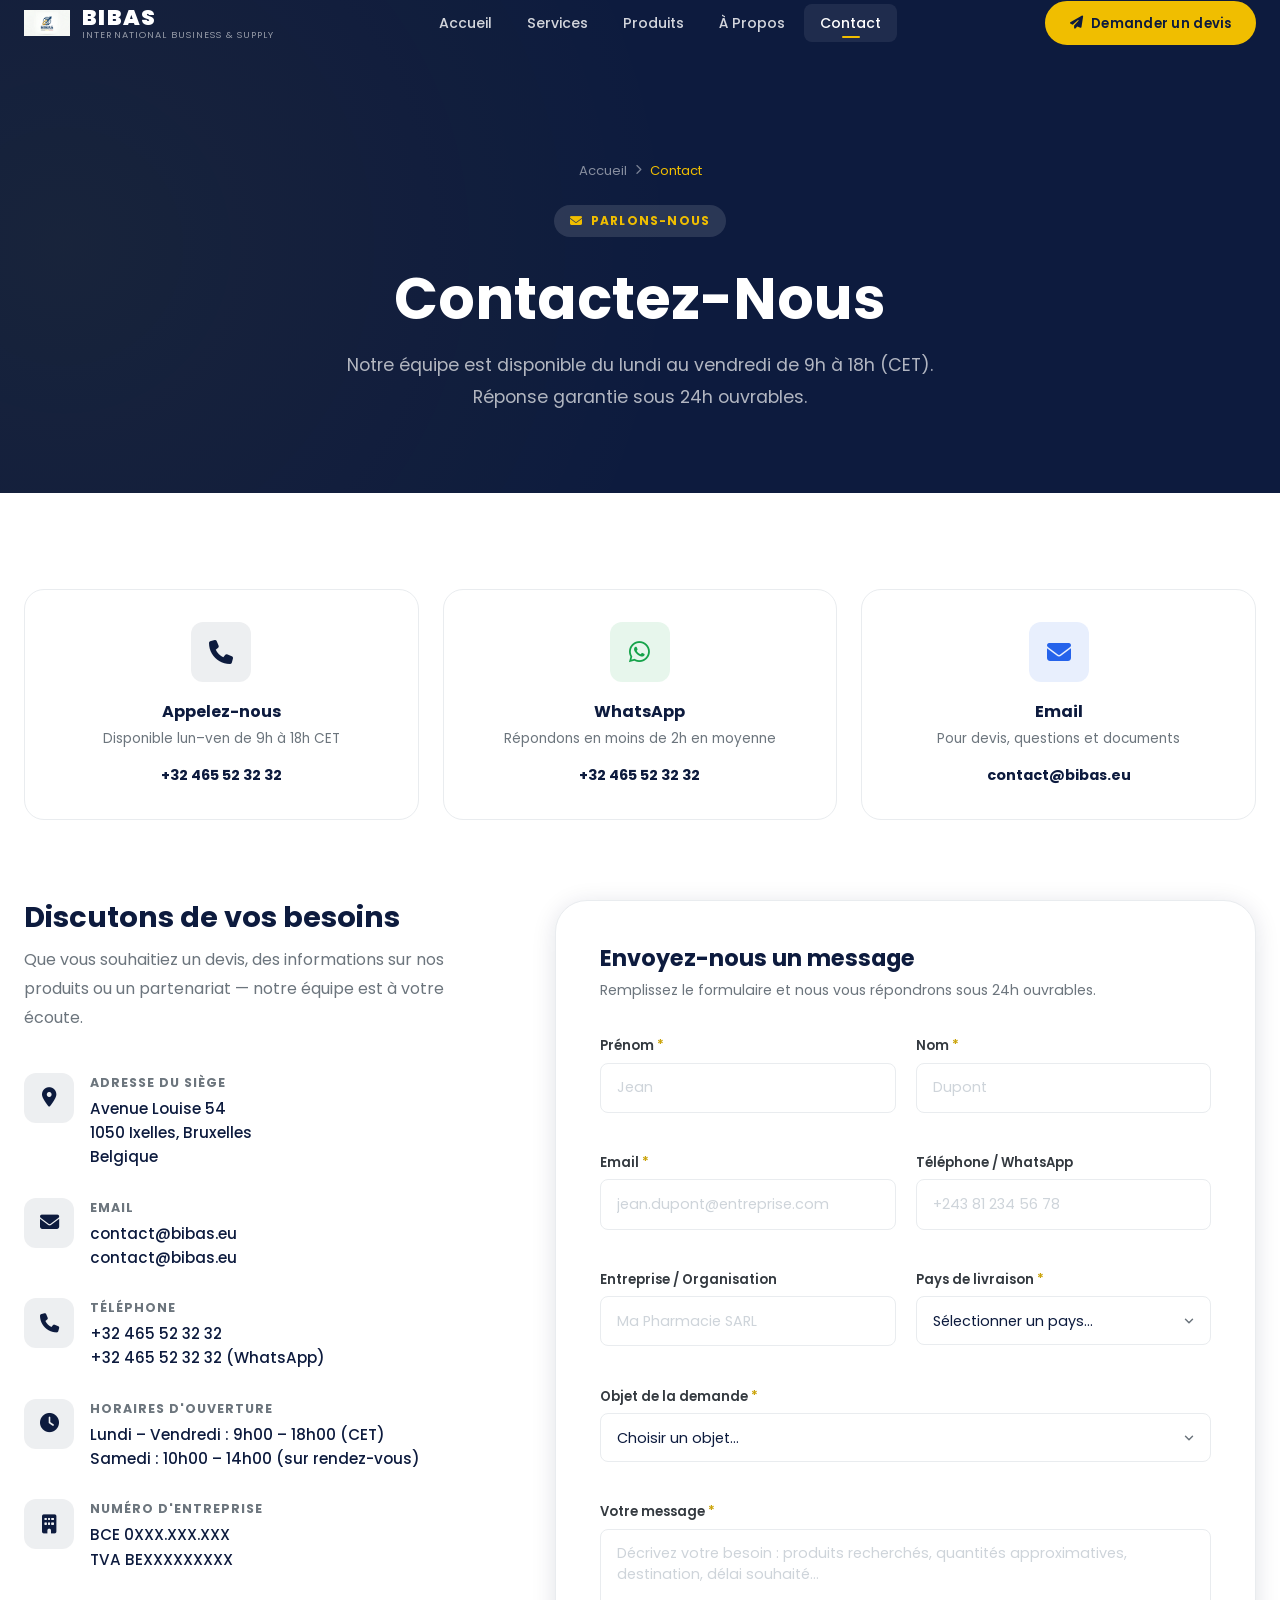
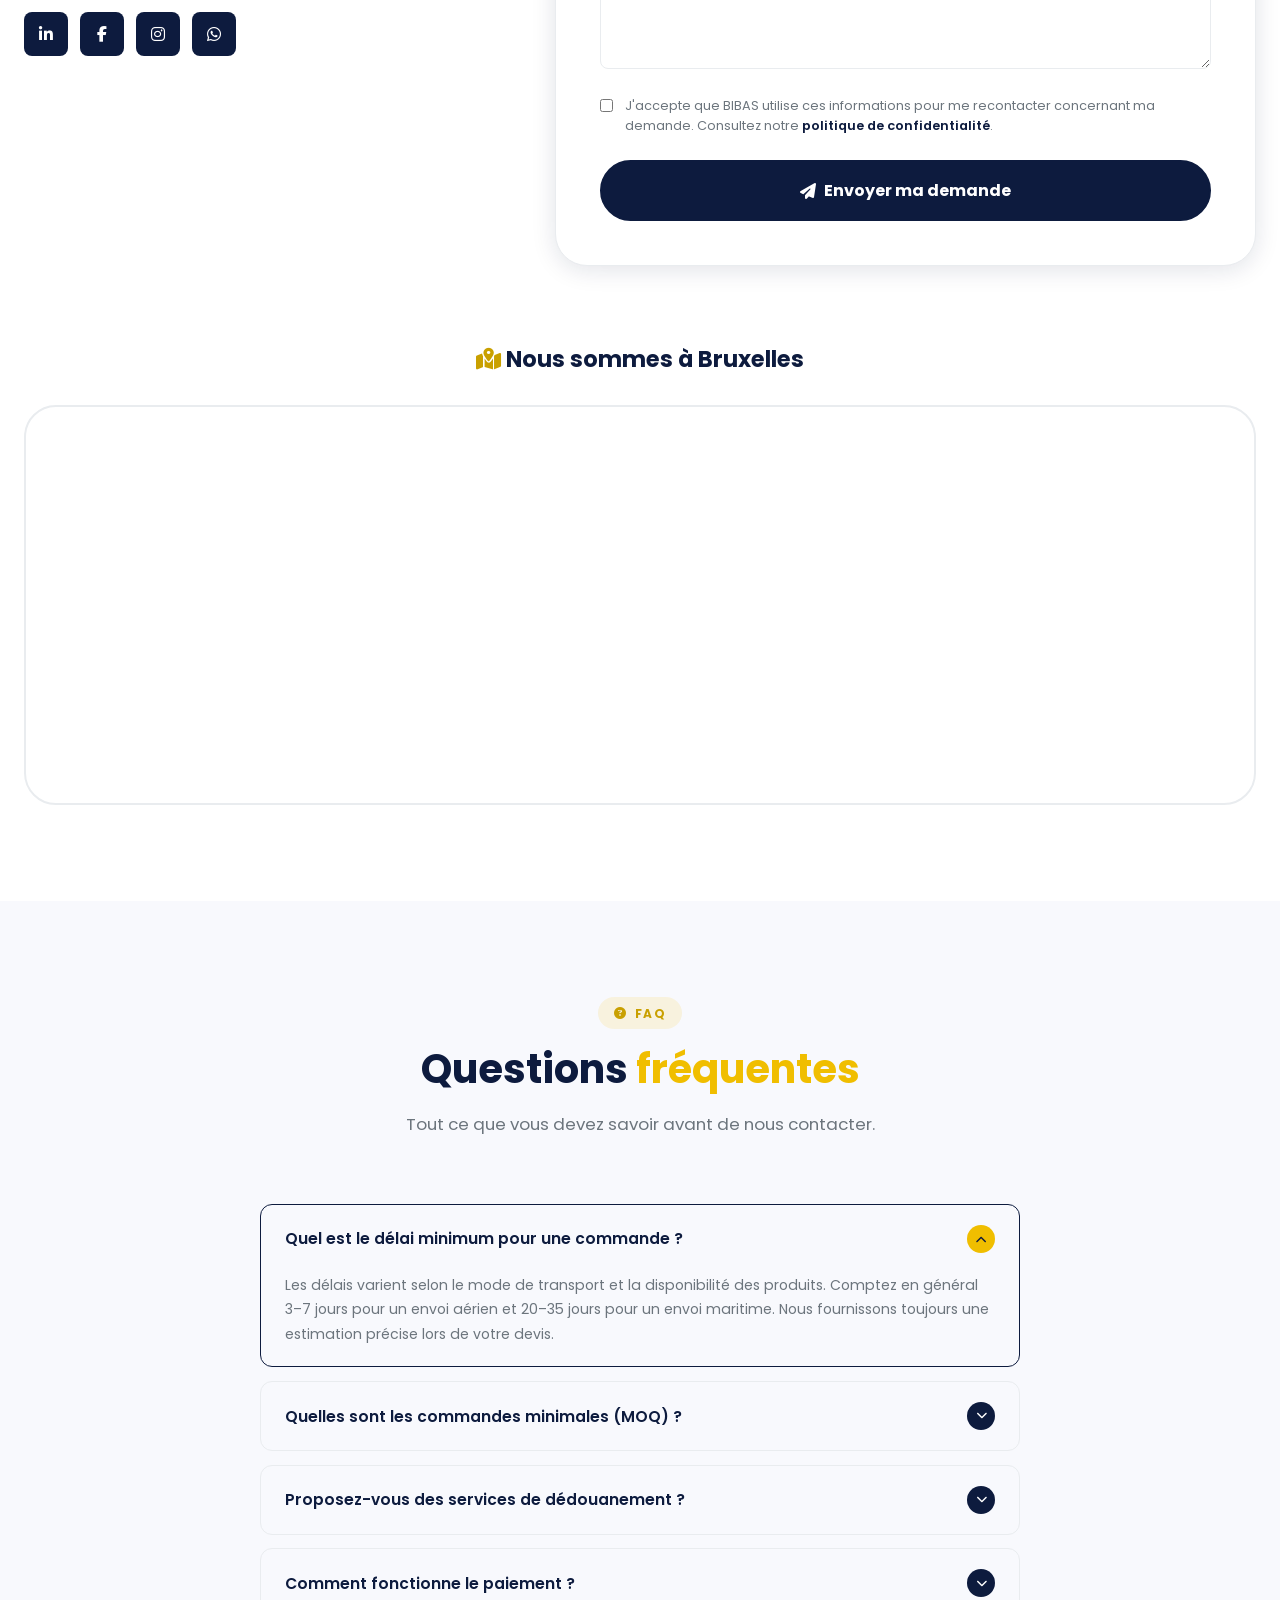
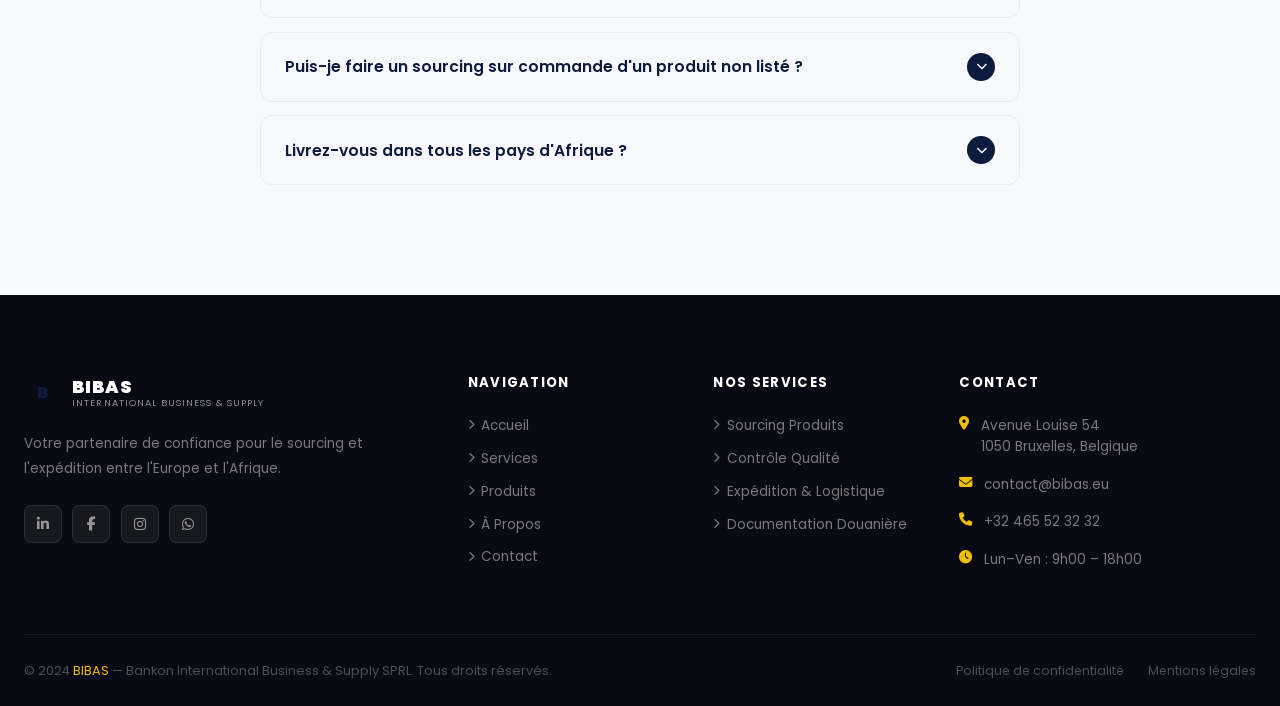
<file: contact.html>
﻿<!DOCTYPE html>
<html lang="fr">
<head>
  <meta charset="UTF-8">
  <meta name="viewport" content="width=device-width, initial-scale=1.0">
  <meta name="description" content="Contactez BIBAS — Demandez un devis, une consultation ou renseignez-vous sur nos services de sourcing Europe-Afrique. Basé à Bruxelles.">
  <title>Contact — BIBAS International Business & Supply</title>
  <link rel="preconnect" href="https://fonts.googleapis.com">
  <link rel="preconnect" href="https://fonts.gstatic.com" crossorigin>
  <link href="https://fonts.googleapis.com/css2?family=Poppins:wght@300;400;500;600;700;800;900&display=swap" rel="stylesheet">
  <link rel="stylesheet" href="https://cdnjs.cloudflare.com/ajax/libs/font-awesome/6.5.0/css/all.min.css">
  <link rel="stylesheet" href="css/style.css">
  <style>
    .contact-section {
      padding: 6rem 0;
    }

    /* Quick links (ways to contact) */
    .quick-links {
      display: grid;
      grid-template-columns: repeat(3, 1fr);
      gap: 1.5rem;
      margin-bottom: 5rem;
    }

    .quick-link-card {
      background: var(--white);
      border: 1.5px solid var(--gray-200);
      border-radius: var(--radius-lg);
      padding: 2rem;
      text-align: center;
      transition: var(--transition);
      text-decoration: none;
      display: block;
    }

    .quick-link-card:hover {
      border-color: var(--navy);
      transform: translateY(-5px);
      box-shadow: var(--shadow-md);
    }

    .ql-icon {
      width: 60px; height: 60px;
      border-radius: var(--radius-md);
      display: flex;
      align-items: center;
      justify-content: center;
      font-size: 1.5rem;
      margin: 0 auto 1.25rem;
    }

    .ql-icon.navy { background: rgba(13,27,62,0.07); color: var(--navy); }
    .ql-icon.green { background: rgba(22,163,74,0.1); color: #16a34a; }
    .ql-icon.blue { background: rgba(37,99,235,0.1); color: #2563eb; }

    .quick-link-card h4 { font-size: 1rem; margin-bottom: 0.35rem; }
    .quick-link-card p { font-size: 0.85rem; color: var(--gray-600); margin-bottom: 0.75rem; }
    .ql-value { font-size: 0.9rem; font-weight: 700; color: var(--navy); }

    /* FAQ */
    .faq-list { max-width: 760px; margin: 0 auto; }

    .faq-item {
      border: 1.5px solid var(--gray-200);
      border-radius: var(--radius-md);
      margin-bottom: 0.85rem;
      overflow: hidden;
      transition: var(--transition);
    }

    .faq-item.open { border-color: var(--navy); }

    .faq-question {
      display: flex;
      align-items: center;
      justify-content: space-between;
      padding: 1.25rem 1.5rem;
      cursor: pointer;
      gap: 1rem;
      background: none;
      border: none;
      width: 100%;
      text-align: left;
      font-family: var(--font);
    }

    .faq-question span {
      font-size: 0.97rem;
      font-weight: 600;
      color: var(--navy);
    }

    .faq-icon {
      width: 28px; height: 28px;
      background: var(--navy);
      color: var(--white);
      border-radius: 50%;
      display: flex;
      align-items: center;
      justify-content: center;
      font-size: 0.7rem;
      flex-shrink: 0;
      transition: var(--transition);
    }

    .faq-item.open .faq-icon { background: var(--yellow); color: var(--navy); transform: rotate(180deg); }

    .faq-answer {
      display: none;
      padding: 0 1.5rem 1.25rem;
      font-size: 0.88rem;
      color: var(--gray-600);
      line-height: 1.75;
    }

    .faq-item.open .faq-answer { display: block; }

    @media (max-width: 768px) {
      .quick-links { grid-template-columns: 1fr; }
    }
  </style>
</head>
<body>

  <!-- HEADER -->
  <header class="header scrolled" id="header">
    <div class="container">
      <div class="header-inner">
        <a href="index.html" class="logo">
          <div class="logo-mark"><img src="photo/logo_bibas_white.jpeg" alt="Logo BIBAS"></div>
          <div class="logo-text">
            <span class="logo-name">BIBAS</span>
            <span class="logo-tagline">International Business & Supply</span>
          </div>
        </a>
        <nav class="nav">
          <a href="index.html" class="nav-link">Accueil</a>
          <a href="services.html" class="nav-link">Services</a>
          <a href="produits.html" class="nav-link">Produits</a>
          <a href="a-propos.html" class="nav-link">À Propos</a>
          <a href="contact.html" class="nav-link active">Contact</a>
        </nav>
        <div class="nav-actions">
          <a href="contact.html" class="btn btn-primary btn-sm"><i class="fa-solid fa-paper-plane"></i> Demander un devis</a>
          <button class="menu-toggle" id="menuToggle"><span></span><span></span><span></span></button>
        </div>
      </div>
    </div>
  </header>

  <div class="mobile-nav" id="mobileNav">
    <a href="index.html" class="nav-link">Accueil</a>
    <a href="services.html" class="nav-link">Services</a>
    <a href="produits.html" class="nav-link">Produits</a>
    <a href="a-propos.html" class="nav-link">À Propos</a>
    <a href="contact.html" class="nav-link active">Contact</a>
    <a href="contact.html" class="btn btn-primary"><i class="fa-solid fa-paper-plane"></i> Demander un devis</a>
  </div>

  <!-- PAGE HERO -->
  <section class="page-hero">
    <div class="page-hero-grad"></div>
    <div class="container">
      <div class="page-hero-content">
        <div class="breadcrumb">
          <a href="index.html">Accueil</a>
          <i class="fa-solid fa-chevron-right" style="font-size:0.65rem"></i>
          <span class="cur">Contact</span>
        </div>
        <div class="section-tag light"><i class="fa-solid fa-envelope"></i> Parlons-nous</div>
        <h1 style="margin-top:0.75rem">Contactez-Nous</h1>
        <p class="lead">Notre équipe est disponible du lundi au vendredi de 9h à 18h (CET). Réponse garantie sous 24h ouvrables.</p>
      </div>
    </div>
  </section>

  <!-- ═══ QUICK LINKS ══════════════════════ -->
  <section class="contact-section">
    <div class="container">

      <div class="quick-links">
        <a href="tel:+3221234567" class="quick-link-card fade-in">
          <div class="ql-icon navy"><i class="fa-solid fa-phone"></i></div>
          <h4>Appelez-nous</h4>
          <p>Disponible lun–ven de 9h à 18h CET</p>
          <div class="ql-value">+32 465 52 32 32</div>
        </a>
        <a href="https://wa.me/32465523232" class="quick-link-card fade-in fade-in-d1">
          <div class="ql-icon green"><i class="fab fa-whatsapp"></i></div>
          <h4>WhatsApp</h4>
          <p>Répondons en moins de 2h en moyenne</p>
          <div class="ql-value">+32 465 52 32 32</div>
        </a>
        <a href="mailto:contact@bibas.eu" class="quick-link-card fade-in fade-in-d2">
          <div class="ql-icon blue"><i class="fa-solid fa-envelope"></i></div>
          <h4>Email</h4>
          <p>Pour devis, questions et documents</p>
          <div class="ql-value">contact@bibas.eu</div>
        </a>
      </div>

      <!-- ═══ MAIN CONTACT GRID ═════════════ -->
      <div class="contact-grid">

        <!-- Informations -->
        <div>
          <h2 class="contact-info-title">Discutons de vos besoins</h2>
          <p class="contact-info-desc">Que vous souhaitiez un devis, des informations sur nos produits ou un partenariat — notre équipe est à votre écoute.</p>

          <div class="c-info-item">
            <div class="c-icon"><i class="fa-solid fa-location-dot"></i></div>
            <div class="c-text">
              <strong>Adresse du siège</strong>
              <p>Avenue Louise 54<br>1050 Ixelles, Bruxelles<br>Belgique</p>
            </div>
          </div>

          <div class="c-info-item">
            <div class="c-icon"><i class="fa-solid fa-envelope"></i></div>
            <div class="c-text">
              <strong>Email</strong>
              <p>contact@bibas.eu<br>contact@bibas.eu</p>
            </div>
          </div>

          <div class="c-info-item">
            <div class="c-icon"><i class="fa-solid fa-phone"></i></div>
            <div class="c-text">
              <strong>Téléphone</strong>
              <p>+32 465 52 32 32<br>+32 465 52 32 32 (WhatsApp)</p>
            </div>
          </div>

          <div class="c-info-item">
            <div class="c-icon"><i class="fa-solid fa-clock"></i></div>
            <div class="c-text">
              <strong>Horaires d'ouverture</strong>
              <p>Lundi – Vendredi : 9h00 – 18h00 (CET)<br>Samedi : 10h00 – 14h00 (sur rendez-vous)</p>
            </div>
          </div>

          <div class="c-info-item">
            <div class="c-icon"><i class="fa-solid fa-building"></i></div>
            <div class="c-text">
              <strong>Numéro d'entreprise</strong>
              <p>BCE 0XXX.XXX.XXX<br>TVA BEXXXXXXXXX</p>
            </div>
          </div>

          <div class="socials-row">
            <a href="#" class="s-link" aria-label="LinkedIn"><i class="fab fa-linkedin-in"></i></a>
            <a href="#" class="s-link" aria-label="Facebook"><i class="fab fa-facebook-f"></i></a>
            <a href="#" class="s-link" aria-label="Instagram"><i class="fab fa-instagram"></i></a>
            <a href="https://wa.me/32465523232" class="s-link" aria-label="WhatsApp"><i class="fab fa-whatsapp"></i></a>
          </div>
        </div>

        <!-- Formulaire -->
        <div class="form-card fade-in">
          <h3 class="form-card-title">Envoyez-nous un message</h3>
          <p class="form-card-desc">Remplissez le formulaire et nous vous répondrons sous 24h ouvrables.</p>

          <form id="contactForm" novalidate>
            <div class="form-row">
              <div class="form-group">
                <label class="form-label" for="firstName">Prénom <span class="req">*</span></label>
                <input type="text" id="firstName" name="firstName" class="form-control" placeholder="Jean" required>
              </div>
              <div class="form-group">
                <label class="form-label" for="lastName">Nom <span class="req">*</span></label>
                <input type="text" id="lastName" name="lastName" class="form-control" placeholder="Dupont" required>
              </div>
              <div class="form-group">
                <label class="form-label" for="email">Email <span class="req">*</span></label>
                <input type="email" id="email" name="email" class="form-control" placeholder="jean.dupont@entreprise.com" required>
              </div>
              <div class="form-group">
                <label class="form-label" for="phone">Téléphone / WhatsApp</label>
                <input type="tel" id="phone" name="phone" class="form-control" placeholder="+243 81 234 56 78">
              </div>
              <div class="form-group">
                <label class="form-label" for="company">Entreprise / Organisation</label>
                <input type="text" id="company" name="company" class="form-control" placeholder="Ma Pharmacie SARL">
              </div>
              <div class="form-group">
                <label class="form-label" for="country">Pays de livraison <span class="req">*</span></label>
                <select id="country" name="country" class="form-control" required>
                  <option value="" disabled selected>Sélectionner un pays...</option>
                  <optgroup label="Afrique Centrale">
                    <option value="cd">RD Congo</option>
                    <option value="cg">Congo Brazzaville</option>
                    <option value="cm">Cameroun</option>
                    <option value="ga">Gabon</option>
                    <option value="cf">RCA</option>
                  </optgroup>
                  <optgroup label="Afrique de l'Ouest">
                    <option value="ci">Côte d'Ivoire</option>
                    <option value="sn">Sénégal</option>
                    <option value="gh">Ghana</option>
                    <option value="ng">Nigeria</option>
                    <option value="ml">Mali</option>
                    <option value="bf">Burkina Faso</option>
                    <option value="tg">Togo</option>
                    <option value="bj">Bénin</option>
                    <option value="gn">Guinée</option>
                  </optgroup>
                  <optgroup label="Afrique de l'Est">
                    <option value="ke">Kenya</option>
                    <option value="rw">Rwanda</option>
                    <option value="tz">Tanzanie</option>
                    <option value="ug">Ouganda</option>
                  </optgroup>
                  <optgroup label="Afrique du Nord">
                    <option value="ma">Maroc</option>
                    <option value="dz">Algérie</option>
                    <option value="tn">Tunisie</option>
                  </optgroup>
                  <optgroup label="Autre">
                    <option value="other">Autre pays...</option>
                  </optgroup>
                </select>
              </div>
              <div class="form-group span2">
                <label class="form-label" for="subject">Objet de la demande <span class="req">*</span></label>
                <select id="subject" name="subject" class="form-control" required>
                  <option value="" disabled selected>Choisir un objet...</option>
                  <option value="devis">Demande de devis produits</option>
                  <option value="pharma">Produits pharmaceutiques</option>
                  <option value="cosmetique">Produits cosmétiques</option>
                  <option value="alimentaire">Produits alimentaires</option>
                  <option value="equipement">Équipements médicaux / industriels</option>
                  <option value="logistique">Logistique & expédition</option>
                  <option value="partenariat">Proposition de partenariat</option>
                  <option value="autre">Autre demande</option>
                </select>
              </div>
              <div class="form-group span2">
                <label class="form-label" for="message">Votre message <span class="req">*</span></label>
                <textarea id="message" name="message" class="form-control" rows="5" placeholder="Décrivez votre besoin : produits recherchés, quantités approximatives, destination, délai souhaité..." required></textarea>
              </div>
            </div>

            <div style="display:flex; align-items:flex-start; gap:0.75rem; margin-bottom:1.5rem">
              <input type="checkbox" id="consent" name="consent" required style="margin-top:3px; flex-shrink:0; accent-color:var(--navy)">
              <label for="consent" style="font-size:0.8rem; color:var(--gray-600); cursor:pointer; line-height:1.6">
                J'accepte que BIBAS utilise ces informations pour me recontacter concernant ma demande. Consultez notre <a href="#" style="color:var(--navy);font-weight:600">politique de confidentialité</a>.
              </label>
            </div>

            <button type="submit" class="form-submit">
              <i class="fa-solid fa-paper-plane"></i>
              Envoyer ma demande
            </button>
          </form>

          <!-- Success state -->
          <div class="form-success" id="formSuccess">
            <div class="success-icon"><i class="fa-solid fa-circle-check"></i></div>
            <h3>Message envoyé avec succès !</h3>
            <p>Merci pour votre message. Notre équipe vous contactera sous <strong>24 heures ouvrables</strong>. Vérifiez vos spams si vous ne recevez pas de réponse.</p>
            <div style="margin-top:1.5rem">
              <a href="produits.html" class="btn btn-secondary" style="display:inline-flex">
                <i class="fa-solid fa-box-open"></i> Consulter nos produits
              </a>
            </div>
          </div>
        </div>

      </div><!-- /contact-grid -->

      <!-- ═══ MAP ════════════════════════════ -->
      <div style="margin-top:5rem">
        <h3 style="text-align:center; margin-bottom:2rem;">
          <i class="fa-solid fa-map-location-dot" style="color:var(--yellow-dark)"></i>
          Nous sommes à Bruxelles
        </h3>
        <div style="border-radius:var(--radius-xl); overflow:hidden; border:2px solid var(--gray-200); height:400px;">
          <iframe
            src="https://www.google.com/maps/embed?pb=!1m18!1m12!1m3!1d2519.6756834476527!2d4.358499615744753!3d50.82951667952682!2m3!1f0!2f0!3f0!3m2!1i1024!2i768!4f13.1!3m3!1m2!1s0x47c3c48b71a8c895%3A0xb5e9f2a7e5d0c5a0!2sAvenue%20Louise%2C%20Ixelles%2C%20Belgique!5e0!3m2!1sfr!2sFR!4v1690000000000!5m2!1sfr!2sFR"
            width="100%" height="100%" style="border:0" allowfullscreen loading="lazy" referrerpolicy="no-referrer-when-downgrade"
            title="Localisation BIBAS Bruxelles">
          </iframe>
        </div>
      </div>

    </div><!-- /container -->
  </section>

  <!-- ═══ FAQ ══════════════════════════════ -->
  <section class="section bg-off-white">
    <div class="container">
      <div class="section-header">
        <div class="section-tag"><i class="fa-solid fa-circle-question"></i> FAQ</div>
        <h2 class="section-title">Questions <span class="accent">fréquentes</span></h2>
        <p class="section-desc">Tout ce que vous devez savoir avant de nous contacter.</p>
      </div>

      <div class="faq-list">

        <div class="faq-item open">
          <button class="faq-question" onclick="toggleFaq(this)">
            <span>Quel est le délai minimum pour une commande ?</span>
            <div class="faq-icon"><i class="fa-solid fa-chevron-down"></i></div>
          </button>
          <div class="faq-answer">
            Les délais varient selon le mode de transport et la disponibilité des produits. Comptez en général 3–7 jours pour un envoi aérien et 20–35 jours pour un envoi maritime. Nous fournissons toujours une estimation précise lors de votre devis.
          </div>
        </div>

        <div class="faq-item">
          <button class="faq-question" onclick="toggleFaq(this)">
            <span>Quelles sont les commandes minimales (MOQ) ?</span>
            <div class="faq-icon"><i class="fa-solid fa-chevron-down"></i></div>
          </button>
          <div class="faq-answer">
            Le minimum de commande dépend du produit. Pour les pharmaceutiques et cosmétiques, on peut travailler à partir de cartons de 12 unités. Pour les produits alimentaires ou industriels, les minimums sont généralement plus élevés. Contactez-nous pour un devis adapté à vos volumes.
          </div>
        </div>

        <div class="faq-item">
          <button class="faq-question" onclick="toggleFaq(this)">
            <span>Proposez-vous des services de dédouanement ?</span>
            <div class="faq-icon"><i class="fa-solid fa-chevron-down"></i></div>
          </button>
          <div class="faq-answer">
            Oui, nous gérons l'intégralité de la documentation douanière depuis la Belgique. Pour le dédouanement dans les pays africains, nous travaillons avec des agents locaux partenaires. Nous pouvons assurer un service DDP (Delivered Duty Paid) pour de nombreuses destinations.
          </div>
        </div>

        <div class="faq-item">
          <button class="faq-question" onclick="toggleFaq(this)">
            <span>Comment fonctionne le paiement ?</span>
            <div class="faq-icon"><i class="fa-solid fa-chevron-down"></i></div>
          </button>
          <div class="faq-answer">
            Nous acceptons plusieurs modes de paiement : virement bancaire SWIFT/SEPA, lettre de crédit documentaire (L/C), ou paiement anticipé. Pour les nouveaux clients, nous demandons généralement un acompte de 50% à la commande. Nous proposons également des facilités de paiement aux clients réguliers.
          </div>
        </div>

        <div class="faq-item">
          <button class="faq-question" onclick="toggleFaq(this)">
            <span>Puis-je faire un sourcing sur commande d'un produit non listé ?</span>
            <div class="faq-icon"><i class="fa-solid fa-chevron-down"></i></div>
          </button>
          <div class="faq-answer">
            Absolument ! C'est même notre spécialité. Si vous avez une liste de produits spécifiques — pharmaceutiques, cosmétiques, alimentaires, industriels — transmettez-nous la liste avec les quantités et nous effectuons le sourcing dans notre réseau de 200+ fournisseurs européens.
          </div>
        </div>

        <div class="faq-item">
          <button class="faq-question" onclick="toggleFaq(this)">
            <span>Livrez-vous dans tous les pays d'Afrique ?</span>
            <div class="faq-icon"><i class="fa-solid fa-chevron-down"></i></div>
          </button>
          <div class="faq-answer">
            Nous livrons dans plus de 30 pays africains, notamment en Afrique Centrale (RDC, Cameroun, Congo, Gabon), en Afrique de l'Ouest (Côte d'Ivoire, Sénégal, Ghana, Nigeria), en Afrique de l'Est (Kenya, Rwanda, Tanzanie) et en Afrique du Nord. Contactez-nous pour vérifier votre destination.
          </div>
        </div>

      </div>
    </div>
  </section>

  <!-- FOOTER -->
  <footer class="footer">
    <div class="container">
      <div class="footer-grid">
        <div class="footer-brand">
          <a href="index.html" class="logo">
            <div class="logo-mark" style="width:36px; height:36px; font-size:1rem;">B</div>
            <div class="logo-text">
              <span class="logo-name" style="font-size:1.1rem">BIBAS</span>
              <span class="logo-tagline">International Business & Supply</span>
            </div>
          </a>
          <p>Votre partenaire de confiance pour le sourcing et l'expédition entre l'Europe et l'Afrique.</p>
          <div class="f-socials">
            <a href="#" class="f-soc-link"><i class="fab fa-linkedin-in"></i></a>
            <a href="#" class="f-soc-link"><i class="fab fa-facebook-f"></i></a>
            <a href="#" class="f-soc-link"><i class="fab fa-instagram"></i></a>
            <a href="#" class="f-soc-link"><i class="fab fa-whatsapp"></i></a>
          </div>
        </div>
        <div class="footer-col">
          <h5>Navigation</h5>
          <div class="f-links">
            <a href="index.html"><i class="fa-solid fa-chevron-right" style="font-size:0.65rem"></i> Accueil</a>
            <a href="services.html"><i class="fa-solid fa-chevron-right" style="font-size:0.65rem"></i> Services</a>
            <a href="produits.html"><i class="fa-solid fa-chevron-right" style="font-size:0.65rem"></i> Produits</a>
            <a href="a-propos.html"><i class="fa-solid fa-chevron-right" style="font-size:0.65rem"></i> À Propos</a>
            <a href="contact.html"><i class="fa-solid fa-chevron-right" style="font-size:0.65rem"></i> Contact</a>
          </div>
        </div>
        <div class="footer-col">
          <h5>Nos Services</h5>
          <div class="f-links">
            <a href="services.html"><i class="fa-solid fa-chevron-right" style="font-size:0.65rem"></i> Sourcing Produits</a>
            <a href="services.html"><i class="fa-solid fa-chevron-right" style="font-size:0.65rem"></i> Contrôle Qualité</a>
            <a href="services.html"><i class="fa-solid fa-chevron-right" style="font-size:0.65rem"></i> Expédition & Logistique</a>
            <a href="services.html"><i class="fa-solid fa-chevron-right" style="font-size:0.65rem"></i> Documentation Douanière</a>
          </div>
        </div>
        <div class="footer-col">
          <h5>Contact</h5>
          <div class="f-contact-item"><i class="fa-solid fa-location-dot fi"></i><span>Avenue Louise 54<br>1050 Bruxelles, Belgique</span></div>
          <div class="f-contact-item"><i class="fa-solid fa-envelope fi"></i><span>contact@bibas.eu</span></div>
          <div class="f-contact-item"><i class="fa-solid fa-phone fi"></i><span>+32 465 52 32 32</span></div>
          <div class="f-contact-item"><i class="fa-solid fa-clock fi"></i><span>Lun–Ven : 9h00 – 18h00</span></div>
        </div>
      </div>
      <div class="footer-bottom">
        <p class="f-copy">&copy; 2024 <a href="index.html">BIBAS</a> — Bankon International Business & Supply SPRL. Tous droits réservés.</p>
        <div class="f-legal">
          <a href="#">Politique de confidentialité</a>
          <a href="#">Mentions légales</a>
        </div>
      </div>
    </div>
  </footer>

  <button class="scroll-top" id="scrollTop"><i class="fa-solid fa-chevron-up"></i></button>

  <script src="js/main.js"></script>
  <script>
    function toggleFaq(btn) {
      const item = btn.closest('.faq-item');
      const isOpen = item.classList.contains('open');
      // Close all
      document.querySelectorAll('.faq-item').forEach(i => i.classList.remove('open'));
      // Open clicked if was closed
      if (!isOpen) item.classList.add('open');
    }
  </script>
</body>
</html>
</file>
<file: css/style.css>
/* ============================================
   BIBAS - Bankon International Business & Supply
   Styles principaux
============================================ */

@import url('https://fonts.googleapis.com/css2?family=Poppins:wght@300;400;500;600;700;800;900&display=swap');

/* === Variables CSS === */
:root {
  --navy: #0D1B3E;
  --navy-light: #162952;
  --navy-mid: #1e3a6e;
  --yellow: #F0BE00;
  --yellow-light: #FFD000;
  --yellow-dark: #C9A000;
  --white: #FFFFFF;
  --off-white: #F8F9FD;
  --black: #0A0A14;
  --gray-100: #F8F9FA;
  --gray-200: #E9ECEF;
  --gray-400: #CED4DA;
  --gray-600: #6C757D;
  --gray-800: #343A40;

  --font: 'Poppins', sans-serif;

  --shadow-xs: 0 1px 4px rgba(13,27,62,0.06);
  --shadow-sm: 0 2px 12px rgba(13,27,62,0.09);
  --shadow-md: 0 4px 24px rgba(13,27,62,0.12);
  --shadow-lg: 0 8px 48px rgba(13,27,62,0.16);
  --shadow-xl: 0 16px 64px rgba(13,27,62,0.22);

  --radius-xs: 4px;
  --radius-sm: 8px;
  --radius-md: 12px;
  --radius-lg: 20px;
  --radius-xl: 32px;
  --radius-full: 9999px;

  --transition: all 0.3s ease;
  --transition-fast: all 0.18s ease;

  --header-height: 80px;
  --container-max: 1280px;
  --pad: 1.5rem;
}

/* === Reset === */
*, *::before, *::after { box-sizing: border-box; margin: 0; padding: 0; }

html { scroll-behavior: smooth; font-size: 16px; }

body {
  font-family: var(--font);
  color: var(--black);
  background: var(--white);
  line-height: 1.6;
  overflow-x: hidden;
}

img { max-width: 100%; height: auto; display: block; }
a { text-decoration: none; color: inherit; transition: var(--transition-fast); }
ul, ol { list-style: none; }
button { cursor: pointer; border: none; background: none; font-family: var(--font); }
input, textarea, select { font-family: var(--font); }

/* === Container === */
.container {
  width: 100%;
  max-width: var(--container-max);
  margin: 0 auto;
  padding: 0 var(--pad);
}

/* === Typography === */
h1, h2, h3, h4, h5, h6 { font-weight: 700; line-height: 1.2; color: var(--navy); }
h1 { font-size: clamp(2rem, 5vw, 3.6rem); }
h2 { font-size: clamp(1.6rem, 3.5vw, 2.5rem); }
h3 { font-size: clamp(1.1rem, 2.5vw, 1.4rem); }
h4 { font-size: 1.1rem; }
p { color: var(--gray-600); line-height: 1.8; }

.text-white { color: var(--white) !important; }
.text-yellow { color: var(--yellow) !important; }
.text-navy { color: var(--navy) !important; }
.text-center { text-align: center; }

/* === Buttons === */
.btn {
  display: inline-flex;
  align-items: center;
  gap: 0.5rem;
  padding: 0.85rem 2rem;
  border-radius: var(--radius-full);
  font-size: 0.9rem;
  font-weight: 600;
  letter-spacing: 0.02em;
  transition: var(--transition);
  white-space: nowrap;
  cursor: pointer;
  border: 2px solid transparent;
}

.btn-primary {
  background: var(--yellow);
  color: var(--navy);
  border-color: var(--yellow);
}
.btn-primary:hover {
  background: var(--yellow-light);
  border-color: var(--yellow-light);
  transform: translateY(-2px);
  box-shadow: 0 8px 24px rgba(240, 190, 0, 0.35);
}

.btn-secondary {
  background: var(--navy);
  color: var(--white);
  border-color: var(--navy);
}
.btn-secondary:hover {
  background: var(--navy-mid);
  border-color: var(--navy-mid);
  transform: translateY(-2px);
  box-shadow: 0 8px 24px rgba(13, 27, 62, 0.3);
}

.btn-outline {
  background: transparent;
  color: var(--white);
  border-color: rgba(255,255,255,0.4);
}
.btn-outline:hover {
  background: rgba(255,255,255,0.1);
  border-color: var(--white);
}

.btn-outline-yellow {
  background: transparent;
  color: var(--yellow);
  border-color: var(--yellow);
}
.btn-outline-yellow:hover {
  background: var(--yellow);
  color: var(--navy);
}

.btn-lg { padding: 1rem 2.5rem; font-size: 1rem; }
.btn-sm { padding: 0.6rem 1.4rem; font-size: 0.82rem; }

/* === Sections === */
.section { padding: 6rem 0; }
.section-sm { padding: 4rem 0; }
.section-lg { padding: 8rem 0; }

.section-header {
  text-align: center;
  max-width: 680px;
  margin: 0 auto 4rem;
}

.section-tag {
  display: inline-flex;
  align-items: center;
  gap: 0.5rem;
  background: rgba(240,190,0,0.12);
  color: var(--yellow-dark);
  padding: 0.4rem 1rem;
  border-radius: var(--radius-full);
  font-size: 0.75rem;
  font-weight: 700;
  text-transform: uppercase;
  letter-spacing: 0.1em;
  margin-bottom: 1rem;
}

.section-tag.light {
  background: rgba(255,255,255,0.12);
  color: var(--yellow);
}

.section-title { margin-bottom: 1rem; }
.section-title .accent { color: var(--yellow); }
.section-desc { font-size: 1.05rem; }

/* ============================================
   HEADER
============================================ */

.header {
  position: fixed;
  top: 0; left: 0; right: 0;
  z-index: 1000;
  height: var(--header-height);
  transition: var(--transition);
}

.header-inner {
  height: 100%;
  display: flex;
  align-items: center;
  justify-content: space-between;
  gap: 2rem;
}

.header.transparent { background: transparent; }

.header.scrolled {
  background: var(--navy);
  box-shadow: 0 2px 24px rgba(0,0,0,0.25);
}

/* Logo */
.logo {
  display: flex;
  align-items: center;
  gap: 0.75rem;
  flex-shrink: 0;
}

.logo-img {
  height: 44px;
  width: auto;
  object-fit: contain;
}

.logo-mark {
  width: 46px;
  height: 46px;
  border-radius: var(--radius-sm);
  display: flex;
  align-items: center;
  justify-content: center;
  font-size: 1.3rem;
  font-weight: 900;
  color: var(--navy);
  letter-spacing: -0.05em;
  flex-shrink: 0;
}

.logo-text { display: flex; flex-direction: column; line-height: 1.1; }
.logo-name { font-size: 1.35rem; font-weight: 900; color: var(--white); letter-spacing: 0.06em; }
.logo-tagline { font-size: 0.58rem; font-weight: 400; color: rgba(255,255,255,0.55); text-transform: uppercase; letter-spacing: 0.12em; }

/* Nav */
.nav {
  display: flex;
  align-items: center;
  gap: 0.2rem;
}

.nav-link {
  padding: 0.5rem 1rem;
  color: rgba(255,255,255,0.82);
  font-size: 0.88rem;
  font-weight: 500;
  border-radius: var(--radius-sm);
  transition: var(--transition-fast);
  position: relative;
}

.nav-link:hover,
.nav-link.active {
  color: var(--white);
  background: rgba(255,255,255,0.08);
}

.nav-link.active::after {
  content: '';
  position: absolute;
  bottom: 4px;
  left: 50%;
  transform: translateX(-50%);
  width: 18px;
  height: 2px;
  background: var(--yellow);
  border-radius: 2px;
}

.nav-actions { display: flex; align-items: center; gap: 1rem; }

/* Hamburger */
.menu-toggle {
  display: none;
  flex-direction: column;
  gap: 5px;
  width: 32px;
  cursor: pointer;
  padding: 4px;
  background: none;
  border: none;
}
.menu-toggle span {
  display: block;
  height: 2px;
  background: var(--white);
  border-radius: 2px;
  transition: var(--transition);
  transform-origin: center;
}
.menu-toggle.open span:nth-child(1) { transform: rotate(45deg) translate(5px, 5px); }
.menu-toggle.open span:nth-child(2) { opacity: 0; }
.menu-toggle.open span:nth-child(3) { transform: rotate(-45deg) translate(5px, -5px); }

/* Mobile nav */
.mobile-nav {
  display: none;
  position: fixed;
  top: var(--header-height);
  left: 0; right: 0;
  background: var(--navy);
  padding: 1.5rem;
  z-index: 999;
  flex-direction: column;
  gap: 0.4rem;
  border-top: 1px solid rgba(255,255,255,0.08);
  box-shadow: 0 12px 40px rgba(0,0,0,0.4);
}
.mobile-nav.open { display: flex; }
.mobile-nav .nav-link { padding: 0.9rem 1rem; font-size: 1rem; }
.mobile-nav .btn { margin-top: 0.5rem; justify-content: center; }

/* ============================================
   HERO — Accueil
============================================ */

.hero {
  position: relative;
  min-height: 100vh;
  display: flex;
  align-items: center;
  background: var(--navy);
  overflow: hidden;
}

.hero-bg {
  position: absolute;
  inset: 0;
  background-image: url('https://images.unsplash.com/photo-1521791136064-7986c2920216?w=1920&q=80&auto=format&fit=crop');
  background-size: cover;
  background-position: center;
  opacity: 0.12;
}

.hero-gradient {
  position: absolute;
  inset: 0;
  background:
    radial-gradient(circle at 15% 60%, rgba(240,190,0,0.07) 0%, transparent 50%),
    radial-gradient(circle at 85% 25%, rgba(30,58,110,0.6) 0%, transparent 55%),
    linear-gradient(135deg, rgba(13,27,62,0.95) 0%, rgba(13,27,62,0.7) 100%);
}

.hero-content {
  position: relative;
  z-index: 1;
  width: 100%;
  padding: calc(var(--header-height) + 4rem) 0 6rem;
}

.hero-grid {
  display: grid;
  grid-template-columns: 1fr 1fr;
  gap: 5rem;
  align-items: center;
}

.hero-badge {
  display: inline-flex;
  align-items: center;
  gap: 0.5rem;
  background: rgba(240,190,0,0.12);
  border: 1px solid rgba(240,190,0,0.25);
  color: var(--yellow);
  padding: 0.5rem 1.2rem;
  border-radius: var(--radius-full);
  font-size: 0.75rem;
  font-weight: 700;
  text-transform: uppercase;
  letter-spacing: 0.1em;
  margin-bottom: 1.75rem;
}

.hero-badge .dot {
  width: 7px; height: 7px;
  background: var(--yellow);
  border-radius: 50%;
  animation: blink 2s infinite;
}

@keyframes blink {
  0%, 100% { opacity: 1; }
  50% { opacity: 0.3; }
}

.hero-title {
  font-size: clamp(2.2rem, 5vw, 3.8rem);
  font-weight: 900;
  color: var(--white);
  line-height: 1.1;
  margin-bottom: 1.5rem;
}

.hero-title .accent { color: var(--yellow); }

.hero-desc {
  font-size: 1.1rem;
  color: rgba(255,255,255,0.72);
  line-height: 1.85;
  margin-bottom: 2.5rem;
  max-width: 500px;
}

.hero-actions { display: flex; gap: 1rem; flex-wrap: wrap; }

.hero-stats {
  display: flex;
  gap: 2.5rem;
  margin-top: 3.5rem;
  padding-top: 2.5rem;
  border-top: 1px solid rgba(255,255,255,0.1);
}

.stat-val {
  font-size: 2rem;
  font-weight: 900;
  color: var(--yellow);
  line-height: 1;
  margin-bottom: 0.25rem;
}

.stat-lbl {
  font-size: 0.78rem;
  color: rgba(255,255,255,0.55);
  text-transform: uppercase;
  letter-spacing: 0.07em;
  font-weight: 500;
}

/* Hero visuel */
.hero-visual {
  position: relative;
  display: flex;
  justify-content: center;
  align-items: center;
}

.hero-img-wrap {
  position: relative;
  width: 100%;
  max-width: 480px;
  border-radius: var(--radius-xl);
}

.hero-img-wrap img {
  width: 100%;
  height: 520px;
  object-fit: cover;
  border-radius: var(--radius-xl);
  border: 3px solid rgba(255,255,255,0.08);
}

.hero-img-overlay {
  position: absolute;
  inset: 0;
  background: linear-gradient(135deg, rgba(13,27,62,0.35) 0%, transparent 70%);
  border-radius: var(--radius-xl);
}

.float-card {
  position: absolute;
  background: var(--white);
  border-radius: var(--radius-md);
  padding: 0.85rem 1.1rem;
  box-shadow: var(--shadow-xl);
  display: flex;
  align-items: center;
  gap: 0.75rem;
  white-space: nowrap;
  animation: float 6s ease-in-out infinite;
}

.float-card.c1 { bottom: -16px; left: -32px; animation-delay: 0s; }
.float-card.c2 { top: 40px; right: -32px; animation-delay: 3s; }
.float-card.c3 { bottom: 120px; right: -36px; animation-delay: 1.5s; }

@keyframes float {
  0%, 100% { transform: translateY(0); }
  50% { transform: translateY(-8px); }
}

.fc-icon {
  width: 40px; height: 40px;
  border-radius: var(--radius-sm);
  display: flex;
  align-items: center;
  justify-content: center;
  font-size: 1.1rem;
  flex-shrink: 0;
}
.fc-icon.y { background: rgba(240,190,0,0.15); }
.fc-icon.n { background: rgba(13,27,62,0.1); }
.fc-icon.g { background: rgba(22,168,90,0.1); color: #16a85a; }

.fc-info strong { display: block; font-size: 0.88rem; font-weight: 700; color: var(--navy); line-height: 1; margin-bottom: 0.2rem; }
.fc-info span { font-size: 0.73rem; color: var(--gray-600); }

/* ============================================
   REGIONS STRIP
============================================ */

.regions-strip {
  background: var(--navy);
  border-top: 1px solid rgba(255,255,255,0.06);
  padding: 1.75rem 0;
  overflow: hidden;
}

.regions-label {
  font-size: 0.72rem;
  font-weight: 700;
  color: rgba(255,255,255,0.35);
  text-transform: uppercase;
  letter-spacing: 0.12em;
  flex-shrink: 0;
}

.regions-inner {
  display: flex;
  align-items: center;
  gap: 1rem;
  justify-content: center;
  flex-wrap: wrap;
}

.r-badge {
  display: flex;
  align-items: center;
  gap: 0.4rem;
  background: rgba(255,255,255,0.07);
  border: 1px solid rgba(255,255,255,0.1);
  border-radius: var(--radius-full);
  padding: 0.35rem 1rem;
  font-size: 0.82rem;
  font-weight: 500;
  color: rgba(255,255,255,0.75);
  transition: var(--transition-fast);
}

.r-badge:hover {
  background: rgba(240,190,0,0.12);
  border-color: rgba(240,190,0,0.3);
  color: var(--yellow);
}

.r-sep { color: rgba(255,255,255,0.15); font-size: 1.2rem; }

/* ============================================
   SERVICES CARDS
============================================ */

.services-grid {
  display: grid;
  grid-template-columns: repeat(3, 1fr);
  gap: 1.75rem;
}

.svc-card {
  background: var(--white);
  border-radius: var(--radius-lg);
  padding: 2.25rem;
  border: 1.5px solid var(--gray-200);
  transition: var(--transition);
  position: relative;
  overflow: hidden;
}

.svc-card::after {
  content: '';
  position: absolute;
  top: 0; left: 0; right: 0;
  height: 3px;
  background: var(--yellow);
  transform: scaleX(0);
  transform-origin: left;
  transition: var(--transition);
}

.svc-card:hover {
  transform: translateY(-8px);
  box-shadow: var(--shadow-lg);
  border-color: transparent;
}

.svc-card:hover::after { transform: scaleX(1); }

.svc-icon {
  width: 60px; height: 60px;
  background: rgba(13,27,62,0.06);
  border-radius: var(--radius-md);
  display: flex;
  align-items: center;
  justify-content: center;
  font-size: 1.5rem;
  margin-bottom: 1.5rem;
  color: var(--navy);
  transition: var(--transition);
}

.svc-card:hover .svc-icon {
  background: var(--navy);
  color: var(--yellow);
}

.svc-card h3 { font-size: 1.1rem; margin-bottom: 0.65rem; }
.svc-card p { font-size: 0.88rem; line-height: 1.7; margin-bottom: 1.25rem; }

.svc-link {
  display: inline-flex;
  align-items: center;
  gap: 0.4rem;
  font-size: 0.82rem;
  font-weight: 700;
  color: var(--navy);
  text-transform: uppercase;
  letter-spacing: 0.06em;
  transition: var(--transition-fast);
}
.svc-link:hover { color: var(--yellow-dark); gap: 0.7rem; }

/* ============================================
   PRODUCTS
============================================ */

.products-tabs {
  display: flex;
  justify-content: center;
  gap: 0.65rem;
  margin-bottom: 2.75rem;
  flex-wrap: wrap;
}

.tab-btn {
  padding: 0.65rem 1.5rem;
  border-radius: var(--radius-full);
  border: 2px solid var(--gray-200);
  font-size: 0.85rem;
  font-weight: 600;
  color: var(--gray-600);
  background: var(--white);
  transition: var(--transition-fast);
  cursor: pointer;
}

.tab-btn:hover { border-color: var(--navy); color: var(--navy); }

.tab-btn.active {
  border-color: var(--navy);
  background: var(--navy);
  color: var(--white);
  box-shadow: 0 4px 14px rgba(13,27,62,0.22);
}

.products-grid {
  display: grid;
  grid-template-columns: repeat(4, 1fr);
  gap: 1.5rem;
}

.prod-card {
  background: var(--white);
  border-radius: var(--radius-lg);
  overflow: hidden;
  border: 1.5px solid var(--gray-200);
  transition: var(--transition);
}

.prod-card:hover {
  transform: translateY(-6px);
  box-shadow: var(--shadow-md);
  border-color: transparent;
}

.prod-img {
  position: relative;
  height: 210px;
  overflow: hidden;
  background: var(--gray-100);
}

.prod-img img {
  width: 100%; height: 100%;
  object-fit: cover;
  transition: transform 0.5s ease;
}

.prod-card:hover .prod-img img { transform: scale(1.07); }

.prod-badge {
  position: absolute;
  top: 10px; left: 10px;
  font-size: 0.68rem;
  font-weight: 700;
  padding: 0.28rem 0.8rem;
  border-radius: var(--radius-full);
  text-transform: uppercase;
  letter-spacing: 0.05em;
  color: var(--white);
}
.prod-badge.pharma { background: #1d4ed8; }
.prod-badge.cosmetique { background: #7c3aed; }
.prod-badge.alimentaire { background: #059669; }
.prod-badge.autre { background: #b45309; }

.prod-body { padding: 1.1rem 1.2rem 1.3rem; }

.prod-name {
  font-size: 0.97rem;
  font-weight: 700;
  color: var(--navy);
  margin-bottom: 0.3rem;
}

.prod-origin {
  display: flex;
  align-items: center;
  gap: 0.35rem;
  font-size: 0.76rem;
  color: var(--gray-600);
  margin-bottom: 0.65rem;
}

.prod-desc {
  font-size: 0.8rem;
  color: var(--gray-600);
  line-height: 1.6;
  margin-bottom: 1rem;
}

.prod-footer {
  display: flex;
  align-items: center;
  justify-content: space-between;
}

.prod-tag {
  font-size: 0.7rem;
  font-weight: 700;
  color: var(--yellow-dark);
  background: rgba(240,190,0,0.1);
  padding: 0.25rem 0.7rem;
  border-radius: var(--radius-full);
}

/* ============================================
   WHY BIBAS (dark section)
============================================ */

.why-section {
  background: var(--navy);
  position: relative;
  overflow: hidden;
}

.why-section::before {
  content: '';
  position: absolute;
  top: -40%; right: -8%;
  width: 700px; height: 700px;
  border-radius: 50%;
  background: radial-gradient(circle, rgba(240,190,0,0.05) 0%, transparent 70%);
  pointer-events: none;
}

.why-grid {
  display: grid;
  grid-template-columns: 1fr 1fr;
  gap: 5rem;
  align-items: center;
}

.why-features {
  display: grid;
  grid-template-columns: 1fr 1fr;
  gap: 1.25rem;
  margin-top: 2.5rem;
}

.why-feat {
  background: rgba(255,255,255,0.04);
  border: 1px solid rgba(255,255,255,0.07);
  border-radius: var(--radius-md);
  padding: 1.4rem;
  transition: var(--transition);
}

.why-feat:hover {
  background: rgba(255,255,255,0.07);
  border-color: rgba(240,190,0,0.2);
  transform: translateY(-3px);
}

.why-feat-icon { font-size: 1.6rem; margin-bottom: 0.65rem; }
.why-feat h4 { font-size: 0.92rem; font-weight: 700; color: var(--white); margin-bottom: 0.35rem; }
.why-feat p { font-size: 0.8rem; color: rgba(255,255,255,0.5); line-height: 1.6; margin: 0; }

.why-img-wrap {
  position: relative;
  border-radius: var(--radius-xl);
  overflow: visible;
}

.why-img-wrap img {
  width: 100%;
  height: 500px;
  object-fit: cover;
  border-radius: var(--radius-xl);
  border: 2px solid rgba(255,255,255,0.08);
}

.why-badge-card {
  position: absolute;
  bottom: 24px;
  right: -24px;
  background: var(--yellow);
  color: var(--navy);
  border-radius: var(--radius-lg);
  padding: 1.25rem 1.5rem;
  box-shadow: var(--shadow-xl);
  text-align: center;
}
.why-badge-val { font-size: 2.2rem; font-weight: 900; line-height: 1; margin-bottom: 0.2rem; }
.why-badge-lbl { font-size: 0.72rem; font-weight: 700; text-transform: uppercase; letter-spacing: 0.07em; opacity: 0.75; }

/* ============================================
   STATS COUNTER
============================================ */

.stats-section { background: var(--off-white); }

.stats-grid {
  display: grid;
  grid-template-columns: repeat(4, 1fr);
  gap: 2rem;
}

.stat-card {
  text-align: center;
  padding: 2.5rem 1.5rem;
  background: var(--white);
  border-radius: var(--radius-lg);
  border: 1px solid var(--gray-200);
  transition: var(--transition);
}

.stat-card:hover {
  box-shadow: var(--shadow-md);
  transform: translateY(-4px);
  border-color: transparent;
}

.stat-icon {
  font-size: 2rem;
  margin-bottom: 1rem;
  color: var(--navy);
}

.stat-number {
  font-size: 2.8rem;
  font-weight: 900;
  color: var(--navy);
  line-height: 1;
  margin-bottom: 0.4rem;
}

.stat-number .plus { color: var(--yellow); }
.stat-label { font-size: 0.82rem; color: var(--gray-600); text-transform: uppercase; letter-spacing: 0.08em; font-weight: 600; }

/* ============================================
   PROCESS
============================================ */

.process-grid {
  display: grid;
  grid-template-columns: repeat(4, 1fr);
  gap: 2rem;
  position: relative;
}

.process-grid::before {
  content: '';
  position: absolute;
  top: 32px;
  left: 13%;
  right: 13%;
  height: 2px;
  background: linear-gradient(to right, var(--yellow) 0%, rgba(240,190,0,0.15) 100%);
}

.process-step { text-align: center; }

.step-num {
  width: 64px; height: 64px;
  background: var(--white);
  border: 3px solid var(--yellow);
  border-radius: 50%;
  display: flex;
  align-items: center;
  justify-content: center;
  font-size: 1.2rem;
  font-weight: 900;
  color: var(--navy);
  margin: 0 auto 1.5rem;
  position: relative;
  z-index: 1;
  box-shadow: 0 4px 14px rgba(240,190,0,0.25);
  transition: var(--transition);
}

.process-step:hover .step-num {
  background: var(--navy);
  color: var(--yellow);
  border-color: var(--navy);
}

.process-step h4 { font-size: 0.97rem; margin-bottom: 0.5rem; }
.process-step p { font-size: 0.82rem; line-height: 1.65; }

/* ============================================
   CTA SECTION
============================================ */

.cta-section {
  background: linear-gradient(135deg, var(--navy) 0%, var(--navy-mid) 100%);
  position: relative;
  overflow: hidden;
}

.cta-section::before {
  content: '';
  position: absolute;
  top: -30%; right: -5%;
  width: 600px; height: 600px;
  border-radius: 50%;
  background: radial-gradient(circle, rgba(240,190,0,0.07) 0%, transparent 70%);
}

.cta-content {
  position: relative; z-index: 1;
  text-align: center;
  max-width: 720px;
  margin: 0 auto;
}

.cta-content h2 { color: var(--white); margin-bottom: 1rem; }
.cta-content p { color: rgba(255,255,255,0.7); font-size: 1.1rem; margin-bottom: 2.5rem; }

.cta-actions { display: flex; gap: 1rem; justify-content: center; flex-wrap: wrap; }

/* ============================================
   CONTACT PAGE
============================================ */

.contact-grid {
  display: grid;
  grid-template-columns: 1fr 1.5fr;
  gap: 4rem;
  align-items: start;
}

.contact-info-title { font-size: 1.8rem; margin-bottom: 0.75rem; }
.contact-info-desc { margin-bottom: 2.5rem; }

.c-info-item {
  display: flex;
  gap: 1rem;
  margin-bottom: 1.75rem;
}

.c-icon {
  width: 50px; height: 50px;
  background: rgba(13,27,62,0.07);
  border-radius: var(--radius-md);
  display: flex;
  align-items: center;
  justify-content: center;
  font-size: 1.2rem;
  color: var(--navy);
  flex-shrink: 0;
  transition: var(--transition);
}

.c-info-item:hover .c-icon {
  background: var(--navy);
  color: var(--yellow);
}

.c-text strong { display: block; font-size: 0.78rem; text-transform: uppercase; letter-spacing: 0.08em; color: var(--gray-600); margin-bottom: 0.25rem; }
.c-text p { font-size: 0.95rem; color: var(--navy); font-weight: 500; margin: 0; line-height: 1.6; }

.socials-row { display: flex; gap: 0.75rem; margin-top: 2.5rem; }

.s-link {
  width: 44px; height: 44px;
  background: var(--navy);
  border-radius: var(--radius-sm);
  display: flex;
  align-items: center;
  justify-content: center;
  color: var(--white);
  font-size: 1rem;
  transition: var(--transition);
}

.s-link:hover { background: var(--yellow); color: var(--navy); transform: translateY(-3px); }

/* Form Card */
.form-card {
  background: var(--white);
  border-radius: var(--radius-xl);
  padding: 2.75rem;
  box-shadow: var(--shadow-md);
  border: 1.5px solid var(--gray-200);
}

.form-card-title { font-size: 1.4rem; margin-bottom: 0.4rem; }
.form-card-desc { font-size: 0.88rem; margin-bottom: 2rem; }

.form-row { display: grid; grid-template-columns: 1fr 1fr; gap: 1.25rem; }
.form-group { margin-bottom: 1.2rem; }
.form-group.span2 { grid-column: 1 / -1; }

.form-label { display: block; font-size: 0.82rem; font-weight: 600; color: var(--gray-800); margin-bottom: 0.4rem; }
.form-label .req { color: var(--yellow-dark); }

.form-control {
  width: 100%;
  padding: 0.85rem 1rem;
  border: 1.5px solid var(--gray-200);
  border-radius: var(--radius-sm);
  font-size: 0.9rem;
  color: var(--navy);
  background: var(--white);
  outline: none;
  transition: var(--transition-fast);
}

.form-control:focus { border-color: var(--navy); box-shadow: 0 0 0 3px rgba(13,27,62,0.07); }
.form-control::placeholder { color: var(--gray-400); }

textarea.form-control { resize: vertical; min-height: 140px; }

select.form-control {
  appearance: none;
  background-image: url("data:image/svg+xml,%3Csvg xmlns='http://www.w3.org/2000/svg' width='14' height='14' viewBox='0 0 24 24' fill='none' stroke='%236C757D' stroke-width='2.5' stroke-linecap='round' stroke-linejoin='round'%3E%3Cpath d='M6 9l6 6 6-6'/%3E%3C/svg%3E");
  background-repeat: no-repeat;
  background-position: right 14px center;
  padding-right: 44px;
  cursor: pointer;
}

.form-submit {
  width: 100%;
  padding: 1rem;
  background: var(--navy);
  color: var(--white);
  border-radius: var(--radius-full);
  font-size: 1rem;
  font-weight: 700;
  cursor: pointer;
  transition: var(--transition);
  display: flex;
  align-items: center;
  justify-content: center;
  gap: 0.5rem;
  font-family: var(--font);
  border: 2px solid var(--navy);
}

.form-submit:hover {
  background: var(--navy-mid);
  transform: translateY(-2px);
  box-shadow: 0 8px 24px rgba(13,27,62,0.28);
}

.form-submit:disabled { opacity: 0.7; cursor: not-allowed; transform: none; }

.form-success {
  display: none;
  text-align: center;
  padding: 3rem 1rem;
}

.success-icon { font-size: 3.5rem; color: #16a34a; margin-bottom: 1.25rem; }
.form-success h3 { color: var(--navy); margin-bottom: 0.75rem; }
.form-success p { font-size: 0.95rem; }

/* ============================================
   PAGE HERO (sous-pages)
============================================ */

.page-hero {
  position: relative;
  padding: calc(var(--header-height) + 5rem) 0 5rem;
  background: var(--navy);
  overflow: hidden;
}

.page-hero::before {
  content: '';
  position: absolute;
  inset: 0;
  background-image: url('https://images.unsplash.com/photo-1454165804606-c3d57bc86b40?w=1920&q=80&auto=format&fit=crop');
  background-size: cover;
  background-position: center;
  opacity: 0.07;
}

.page-hero-grad {
  position: absolute; inset: 0;
  background:
    radial-gradient(circle at 5% 50%, rgba(240,190,0,0.05) 0%, transparent 50%),
    linear-gradient(to bottom, rgba(13,27,62,0.85) 0%, rgba(13,27,62,0.98) 100%);
}

.page-hero-content { position: relative; z-index: 1; text-align: center; }

.breadcrumb {
  display: flex;
  align-items: center;
  justify-content: center;
  gap: 0.5rem;
  font-size: 0.82rem;
  color: rgba(255,255,255,0.45);
  margin-bottom: 1.5rem;
}
.breadcrumb a { color: rgba(255,255,255,0.5); }
.breadcrumb a:hover { color: var(--yellow); }
.breadcrumb .cur { color: var(--yellow); }

.page-hero h1 { color: var(--white); margin-bottom: 1rem; }
.page-hero .lead { font-size: 1.1rem; color: rgba(255,255,255,0.68); max-width: 600px; margin: 0 auto; }

/* ============================================
   ABOUT PAGE
============================================ */

.about-story-grid {
  display: grid;
  grid-template-columns: 1fr 1fr;
  gap: 5rem;
  align-items: center;
}

.about-img-wrap { position: relative; }

.about-img-wrap img {
  width: 100%;
  height: 480px;
  object-fit: cover;
  border-radius: var(--radius-xl);
}

.about-badge {
  position: absolute;
  top: 24px; left: -20px;
  background: var(--yellow);
  color: var(--navy);
  padding: 1.1rem 1.4rem;
  border-radius: var(--radius-lg);
  box-shadow: var(--shadow-lg);
  text-align: center;
}
.ab-val { font-size: 1.8rem; font-weight: 900; line-height: 1; }
.ab-lbl { font-size: 0.7rem; font-weight: 700; text-transform: uppercase; letter-spacing: 0.07em; }

.about-checks { margin-top: 1.75rem; display: flex; flex-direction: column; gap: 0.8rem; }

.about-check {
  display: flex;
  align-items: center;
  gap: 0.75rem;
  font-size: 0.9rem;
  font-weight: 600;
  color: var(--navy);
}

.about-check i { color: var(--yellow-dark); }

.team-grid {
  display: grid;
  grid-template-columns: repeat(3, 1fr);
  gap: 2rem;
}

.team-card {
  background: var(--white);
  border-radius: var(--radius-lg);
  overflow: hidden;
  border: 1.5px solid var(--gray-200);
  text-align: center;
  transition: var(--transition);
}

.team-card:hover { transform: translateY(-6px); box-shadow: var(--shadow-lg); border-color: transparent; }

.team-img { height: 240px; overflow: hidden; }
.team-img img { width: 100%; height: 100%; object-fit: cover; transition: transform 0.5s; }
.team-card:hover .team-img img { transform: scale(1.06); }

.team-body { padding: 1.5rem; }
.team-body h4 { font-size: 1rem; margin-bottom: 0.25rem; }
.team-role { font-size: 0.8rem; color: var(--yellow-dark); font-weight: 600; text-transform: uppercase; letter-spacing: 0.06em; }

.values-grid {
  display: grid;
  grid-template-columns: repeat(3, 1fr);
  gap: 1.75rem;
}

.value-card {
  padding: 2.25rem;
  border-radius: var(--radius-lg);
  background: var(--white);
  border: 1.5px solid var(--gray-200);
  text-align: center;
  transition: var(--transition);
}
.value-card:hover { transform: translateY(-6px); box-shadow: var(--shadow-md); border-color: transparent; }
.value-icon { font-size: 2.5rem; margin-bottom: 1rem; }
.value-card h4 { font-size: 1rem; margin-bottom: 0.5rem; }
.value-card p { font-size: 0.85rem; line-height: 1.65; }

/* ============================================
   FOOTER
============================================ */

.footer {
  background: var(--black);
  padding: 5rem 0 0;
}

.footer-grid {
  display: grid;
  grid-template-columns: 2fr 1fr 1fr 1.5fr;
  gap: 3rem;
  padding-bottom: 3rem;
  border-bottom: 1px solid rgba(255,255,255,0.07);
}

.footer-brand .logo { margin-bottom: 1.25rem; }

.footer-brand p {
  font-size: 0.85rem;
  line-height: 1.85;
  color: rgba(255,255,255,0.45);
  margin-bottom: 1.5rem;
}

.f-socials { display: flex; gap: 0.65rem; }

.f-soc-link {
  width: 38px; height: 38px;
  background: rgba(255,255,255,0.06);
  border: 1px solid rgba(255,255,255,0.09);
  border-radius: var(--radius-sm);
  display: flex; align-items: center; justify-content: center;
  color: rgba(255,255,255,0.55);
  font-size: 0.88rem;
  transition: var(--transition-fast);
}
.f-soc-link:hover { background: var(--yellow); color: var(--navy); border-color: var(--yellow); }

.footer-col h5 {
  color: var(--white);
  font-size: 0.82rem;
  font-weight: 700;
  text-transform: uppercase;
  letter-spacing: 0.1em;
  margin-bottom: 1.5rem;
}

.f-links { display: flex; flex-direction: column; gap: 0.7rem; }
.f-links a {
  font-size: 0.85rem;
  color: rgba(255,255,255,0.45);
  transition: var(--transition-fast);
  display: flex;
  align-items: center;
  gap: 0.4rem;
}
.f-links a:hover { color: var(--yellow); padding-left: 4px; }

.f-contact-item {
  display: flex;
  gap: 0.75rem;
  margin-bottom: 1rem;
  font-size: 0.84rem;
  color: rgba(255,255,255,0.45);
  line-height: 1.6;
}
.f-contact-item .fi { color: var(--yellow); margin-top: 2px; flex-shrink: 0; }

.footer-bottom {
  padding: 1.5rem 0;
  display: flex;
  align-items: center;
  justify-content: space-between;
  gap: 1rem;
  flex-wrap: wrap;
}

.f-copy { font-size: 0.8rem; color: rgba(255,255,255,0.28); }
.f-copy a { color: var(--yellow); }

.f-legal { display: flex; gap: 1.5rem; }
.f-legal a { font-size: 0.78rem; color: rgba(255,255,255,0.28); transition: var(--transition-fast); }
.f-legal a:hover { color: rgba(255,255,255,0.55); }

/* ============================================
   ANIMATIONS (Fade-in)
============================================ */

.fade-in {
  opacity: 0;
  transform: translateY(24px);
  transition: opacity 0.65s ease, transform 0.65s ease;
}
.fade-in.visible { opacity: 1; transform: translateY(0); }
.fade-in-d1 { transition-delay: 0.1s; }
.fade-in-d2 { transition-delay: 0.2s; }
.fade-in-d3 { transition-delay: 0.3s; }
.fade-in-d4 { transition-delay: 0.4s; }
.fade-in-d5 { transition-delay: 0.5s; }

/* ============================================
   RESPONSIVE
============================================ */

@media (max-width: 1200px) {
  .products-grid { grid-template-columns: repeat(3, 1fr); }
  .footer-grid { grid-template-columns: 1fr 1fr; gap: 2.5rem; }
}

@media (max-width: 1024px) {
  .hero-grid { grid-template-columns: 1fr; }
  .hero-visual { display: none; }
  .why-grid { grid-template-columns: 1fr; gap: 3rem; }
  .why-img-wrap { display: none; }
  .why-features { margin-top: 0; }
  .services-grid { grid-template-columns: 1fr 1fr; }
  .stats-grid { grid-template-columns: repeat(2, 1fr); }
  .contact-grid { grid-template-columns: 1fr; gap: 3rem; }
  .process-grid { grid-template-columns: repeat(2, 1fr); }
  .process-grid::before { display: none; }
  .about-story-grid { grid-template-columns: 1fr; }
  .about-img-wrap { display: none; }
  .team-grid { grid-template-columns: 1fr 1fr; }
  .values-grid { grid-template-columns: 1fr 1fr; }
}

@media (max-width: 768px) {
  :root { --header-height: 70px; }
  .section { padding: 4.5rem 0; }
  .nav { display: none; }
  .nav-actions .btn { display: none; }
  .menu-toggle { display: flex; }
  .services-grid { grid-template-columns: 1fr; }
  .products-grid { grid-template-columns: repeat(2, 1fr); }
  .why-features { grid-template-columns: 1fr; }
  .form-row { grid-template-columns: 1fr; }
  .form-group.span2 { grid-column: 1; }
  .footer-grid { grid-template-columns: 1fr; gap: 2rem; }
  .footer-bottom { flex-direction: column; text-align: center; }
  .hero-stats { gap: 1.5rem; flex-wrap: wrap; }
  .values-grid { grid-template-columns: 1fr; }
  .team-grid { grid-template-columns: 1fr; max-width: 360px; margin: 0 auto; }
  .stats-grid { grid-template-columns: 1fr 1fr; }
}

@media (max-width: 520px) {
  .products-grid { grid-template-columns: 1fr; }
  .hero-actions { flex-direction: column; }
  .hero-actions .btn { width: 100%; justify-content: center; }
  .products-tabs { justify-content: flex-start; overflow-x: auto; padding-bottom: 0.5rem; flex-wrap: nowrap; }
  .cta-actions { flex-direction: column; align-items: center; }
  .cta-actions .btn { width: 100%; justify-content: center; max-width: 320px; }
}

/* ============================================
   UTILITIES
============================================ */

.bg-off-white { background: var(--off-white); }
.bg-navy { background: var(--navy); }

.mt-auto { margin-top: auto; }
.hidden { display: none !important; }

/* Scroll to top button */
.scroll-top {
  position: fixed;
  bottom: 2rem;
  right: 2rem;
  width: 46px; height: 46px;
  background: var(--navy);
  color: var(--white);
  border-radius: 50%;
  display: flex;
  align-items: center;
  justify-content: center;
  font-size: 0.9rem;
  cursor: pointer;
  box-shadow: var(--shadow-md);
  transition: var(--transition);
  opacity: 0;
  pointer-events: none;
  border: 2px solid rgba(255,255,255,0.1);
  z-index: 500;
}

.scroll-top.visible { opacity: 1; pointer-events: all; }
.scroll-top:hover { background: var(--yellow); color: var(--navy); transform: translateY(-3px); }
</file>
